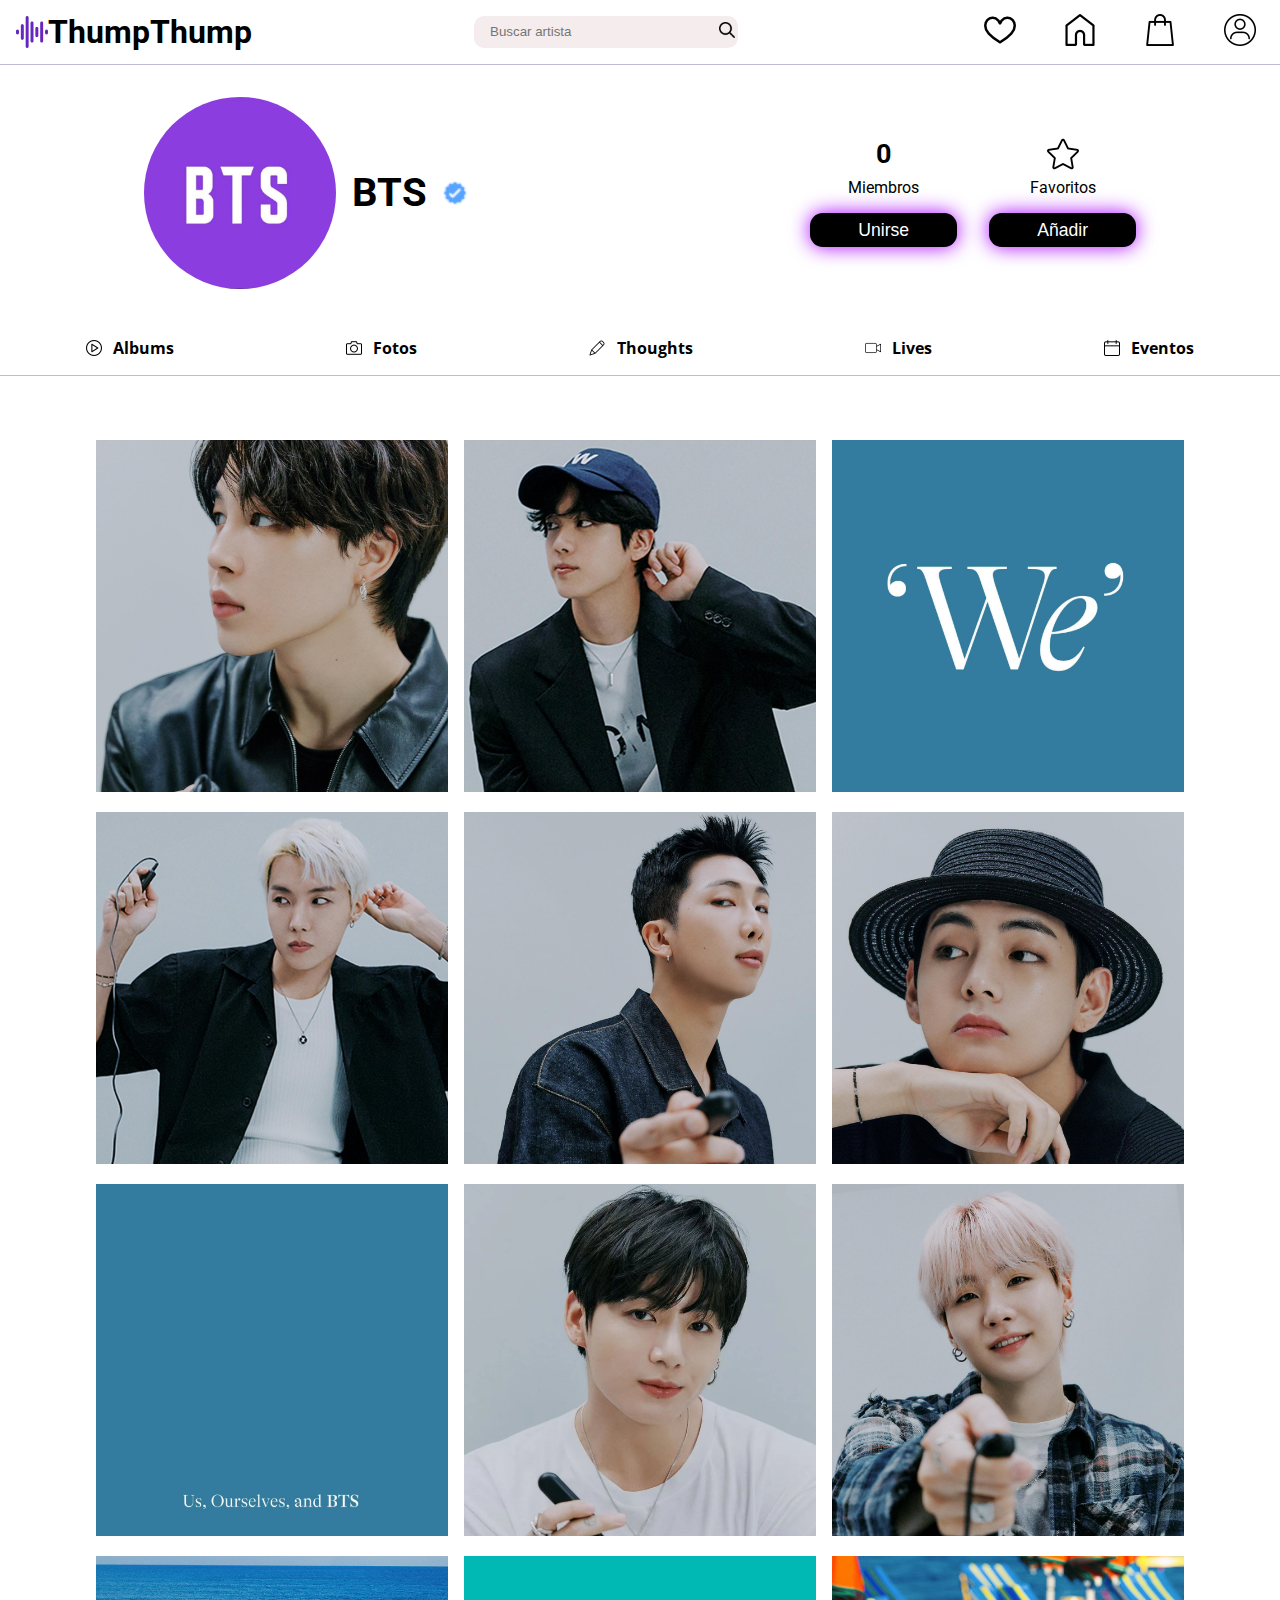
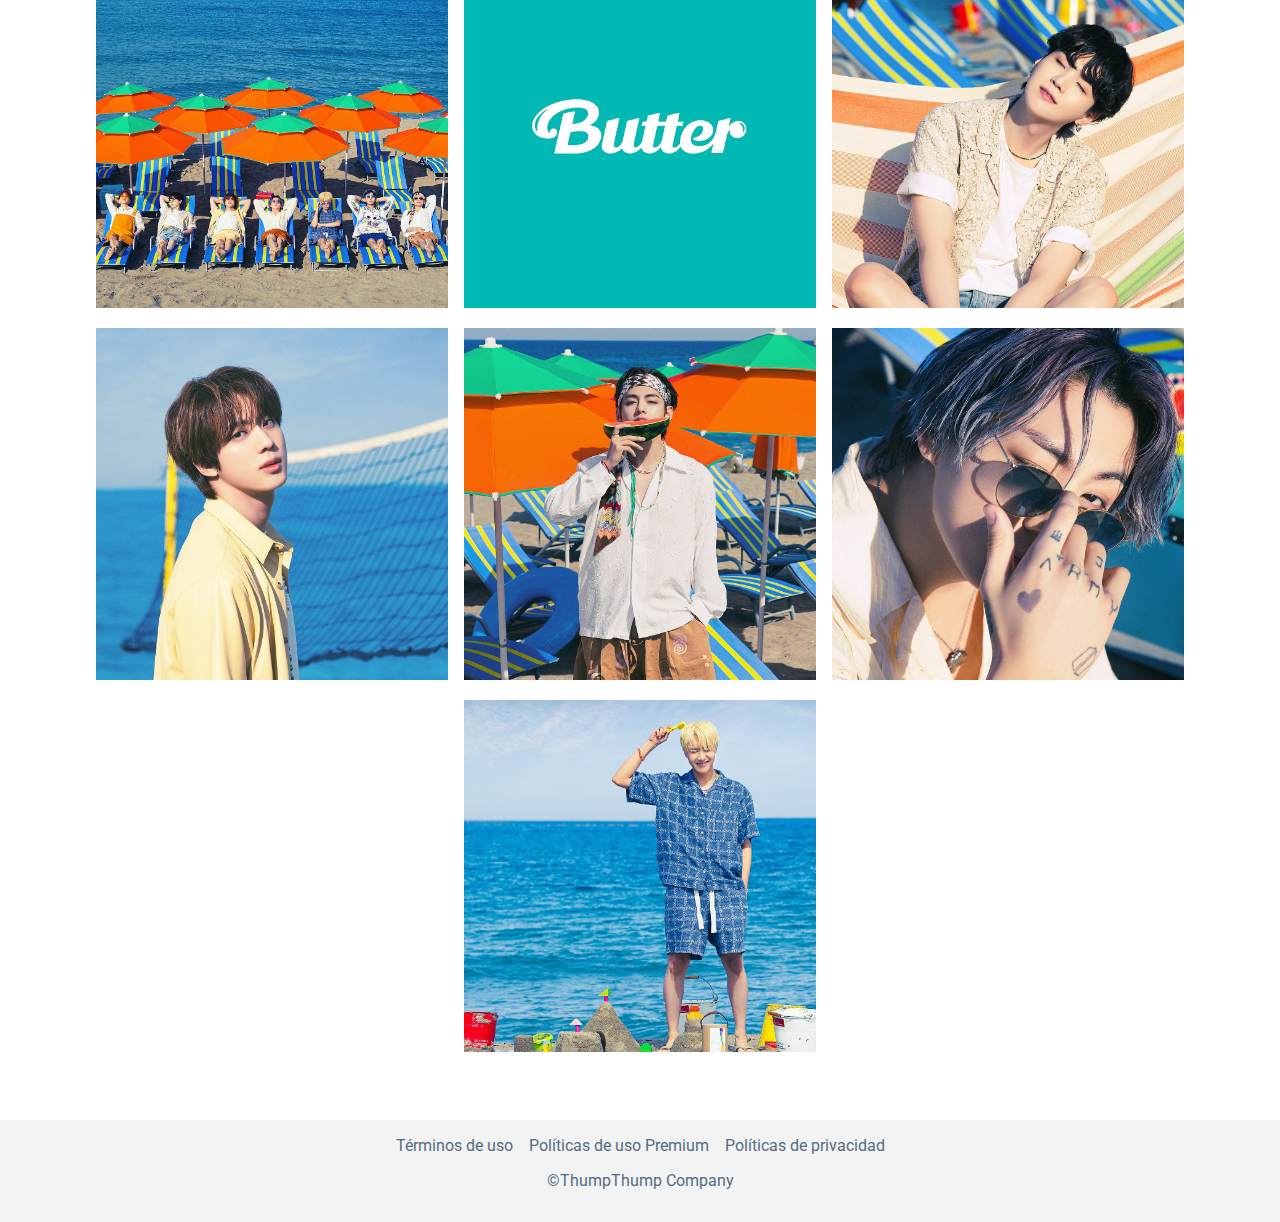
<file: pages/btsfotos.html>
<!DOCTYPE html>
<html lang="es">
<head>
    <meta charset="UTF-8">
    <meta name="viewport" content="width=device-width, initial-scale=1.0">
    <title>BTS | ThumpThump</title>
    <link rel="shortcut icon" href="../assets/icons/sonido-de-onda.png" type="image/x-icon">
    <link rel="stylesheet" href="../style.css">
</head>
<body>
    <section class="hero-container-bts-profile">
        <header>
            <nav class="menu">
                <div class="logo-principal">
                <a class="sello-principal" href="../index.html"><img src="../assets/icons/sonido-de-onda.png" alt="Onda de sonido"><strong>ThumpThump</strong></a>
                </div>

                <div class="search-container">
                    <input type="search" placeholder="Buscar artista">
                    <button type="submit">
                        <img class="icono-search" src="../assets/icons/search-p.png" alt="Lupa">
                    </button>
                </div>

                <div class="icons-notificaciones">
                    <a href=""><img src="../assets/icons/corazon.png" alt="corazon de notificaciones"></a>
                    <a href=""><img src="../assets/icons/hogar.png" alt="hogar de inicio"></a>
                    <a href=""><img src="../assets/icons/bolsa-shop.png" alt="bolsa de tienda"></a> <!--post relacionados con fans-->
                    <a href=""><img src="../assets/icons/avatar.png" alt=""></a>
                </div>
            </nav>

            <section class="contenedor-perfil-artist">
                <div class="artist-logo-y-nombre">
                    <img class="artist-logo" src="../assets/icons/logo-bts.jpg" alt="Logo de BTS">
                    <div>
                        <h1>BTS</h1>
                        <img class="icono-verificado" src="../assets/icons/correcto.png" alt="">
                    </div>
                </div>

                <div class="member-fav-box">
                    <div class="caja-miembros-y-unirse">
                        <div>
                            <p class="members-number">0</p>
                            <p>Miembros</p>
                        </div>
                        <button>Unirse</button>
                    </div>
                    <div class="caja-miembros-y-unirse">
                        <div>
                            <img src="../assets/icons/favorito-vacio.png" alt="">
                            <p>Favoritos</p>
                        </div>
                        <button>Añadir</button>
                    </div>
                </div>
            </section>
        </header>

        <main>
            <section class="menu-profile-container">
                <a href="../pages/btsprofile.html" class="active"><img src="../assets/icons/tocar.png" alt="">Albums</a>
                <a href="../pages/btsfotos.html" class="ocultar active"><img src="../assets/icons/camara.png" alt=""><span>Fotos</span></a>
                <a href="" class="ocultar active"><img src="../assets/icons/boligrafo.png" alt=""><span>Thoughts</span></a>
                <a href="../pages/bts-lives-perfil.html" class="ocultar active"><img src="../assets/icons/camara-de-video.png" alt=""><span>Lives</span></a>
                <a href="#" class="ocultar active"><img src="../assets/icons/calendario.png" alt=""><span>Eventos</span></a>
            </section>

            <section class="container-fotos-flex">
                <div class="tamano-foto-perfil">
                    <a href=""><img src="../assets/img/fotos-perfil-bts-jimin.png" alt=""></a>
                </div>

                <div class="tamano-foto-perfil">
                    <a href=""><img src="../assets/img/fotos-perfil-bts-jin.png" alt=""></a>
                </div>

                <div class="tamano-foto-perfil">
                    <a href=""><img src="../assets/img/fotos-de-perfil-bts-we.png" alt=""></a>
                </div>

                <div class="tamano-foto-perfil">
                    <a href=""><img src="../assets/img/fotos-perfil-bts-j-hope.png" alt=""></a>
                </div>

                <div class="tamano-foto-perfil">
                    <a href=""><img src="../assets/img/fotos-perfil-bts-rm.png" alt=""></a>
                </div>

                <div class="tamano-foto-perfil">
                    <a href=""><img src="../assets/img/fotos-perfil-bts-v.png" alt=""></a>
                </div>

                <div class="tamano-foto-perfil">
                    <a href=""><img src="../assets/img/fotos-perfil-bts-ourblue.png" alt=""></a>
                </div>

                <div class="tamano-foto-perfil">
                    <a href=""><img src="../assets/img/fotos-perfil-bts-jk.png" alt=""></a>
                </div>

                <div class="tamano-foto-perfil">
                    <a href=""><img src="../assets/img/fotos-perfil-bts-suga.png" alt=""></a>
                </div>

                <div class="tamano-foto-perfil">
                    <a href=""><img src="../assets/img/fotos-perfil-bts-playa-butter.png" alt=""></a>
                </div>

                <div class="tamano-foto-perfil">
                    <a href=""><img src="../assets/img/fotos-perfil-bts-butter.png" alt=""></a>
                </div>

                <div class="tamano-foto-perfil">
                    <a href=""><img src="../assets/img/fotos-perfil-bts-suga-butter.png" alt=""></a>
                </div>

                <div class="tamano-foto-perfil">
                    <a href=""><img src="../assets/img/fotos-perfil-bts-jin-butter.png" alt=""></a>
                </div>

                <div class="tamano-foto-perfil">
                    <a href=""><img src="../assets/img/fotos-perfil-bts-v-butter.png" alt=""></a>
                </div>

                <div class="tamano-foto-perfil">
                    <a href=""><img src="../assets/img/fotos-perfil-bts-jk-butter.png" alt=""></a>
                </div>

                <div class="tamano-foto-perfil">
                    <a href=""><img src="../assets/img/fotos-perfil-bts-j-hope-butter.png" alt=""></a>
                </div>
            </section>
        </main>

        <footer>
            <section class="container-footer">
                <div>
                    <p>Términos de uso</p>
                    <p>Políticas de uso Premium</p>
                    <p>Políticas de privacidad</p>
                </div>
                <p>©ThumpThump Company</p>
            </section>
        </footer>
    </body>
</html>
</file>
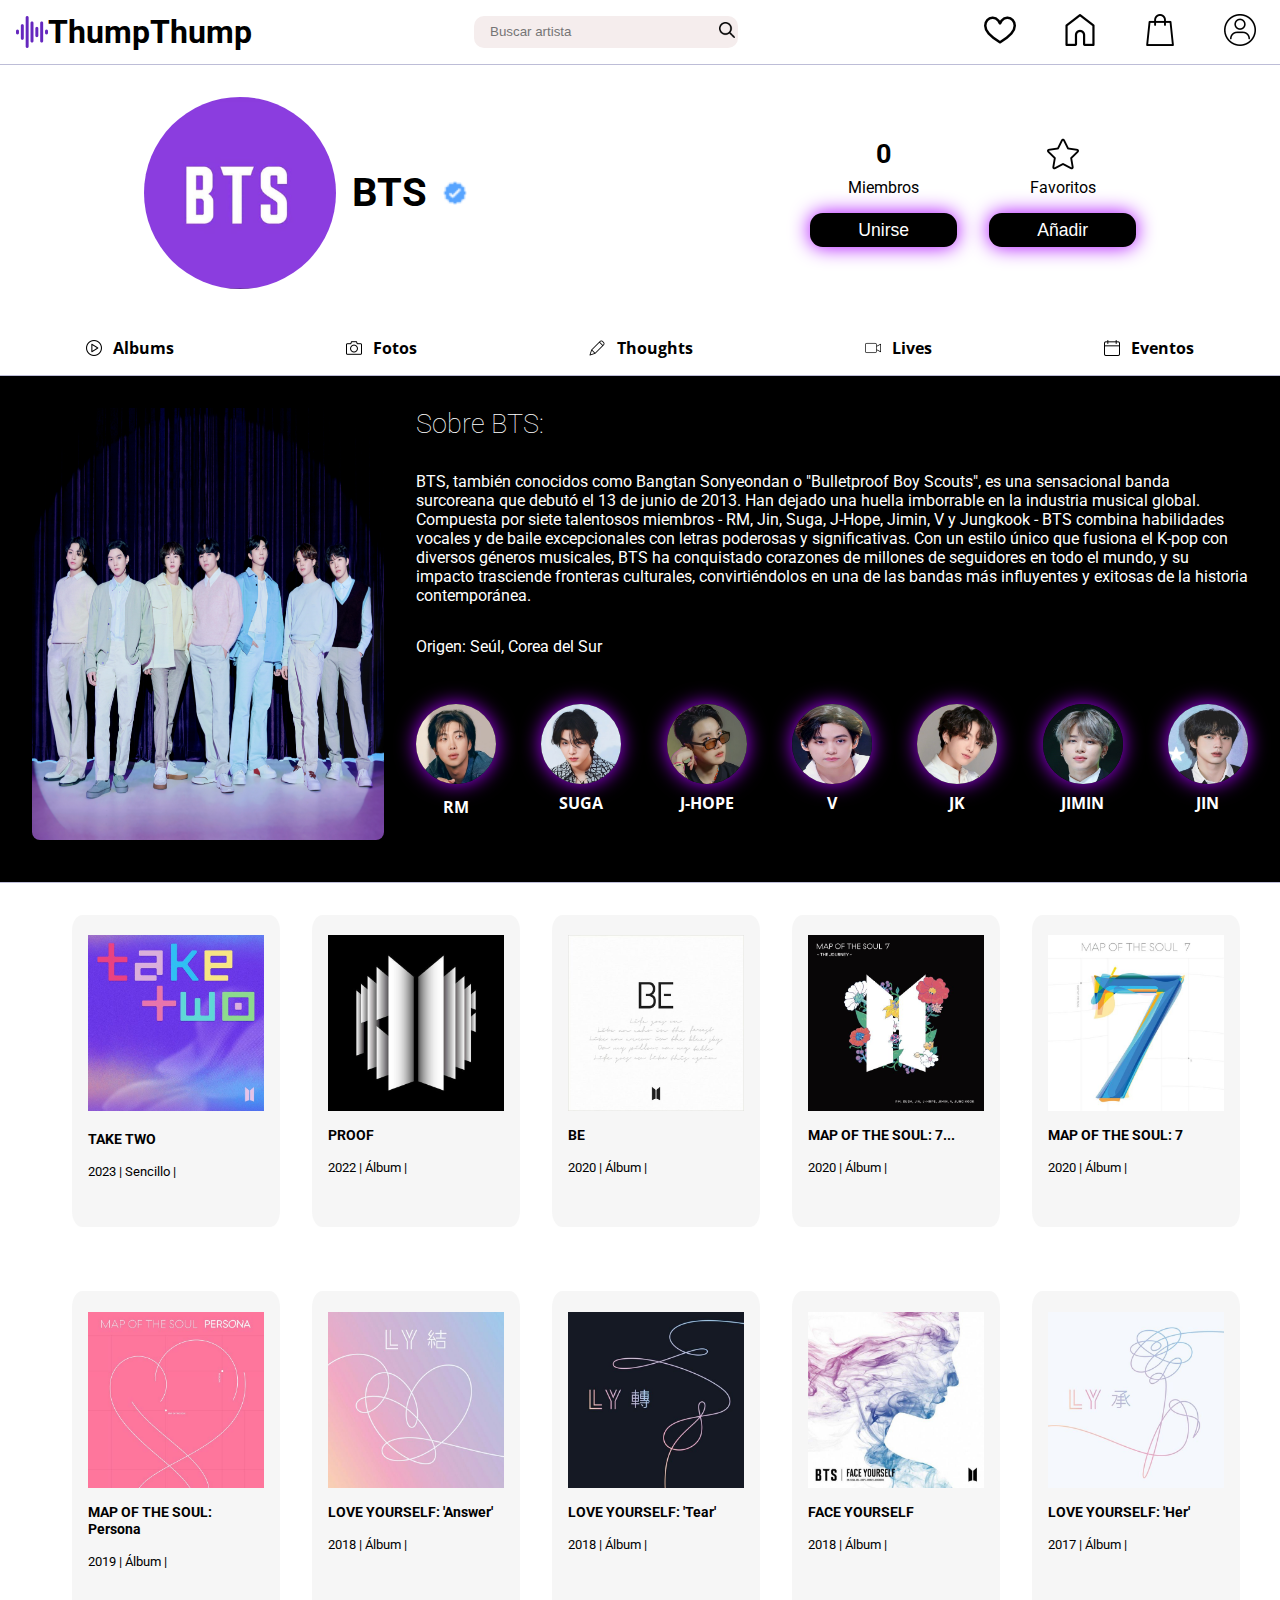
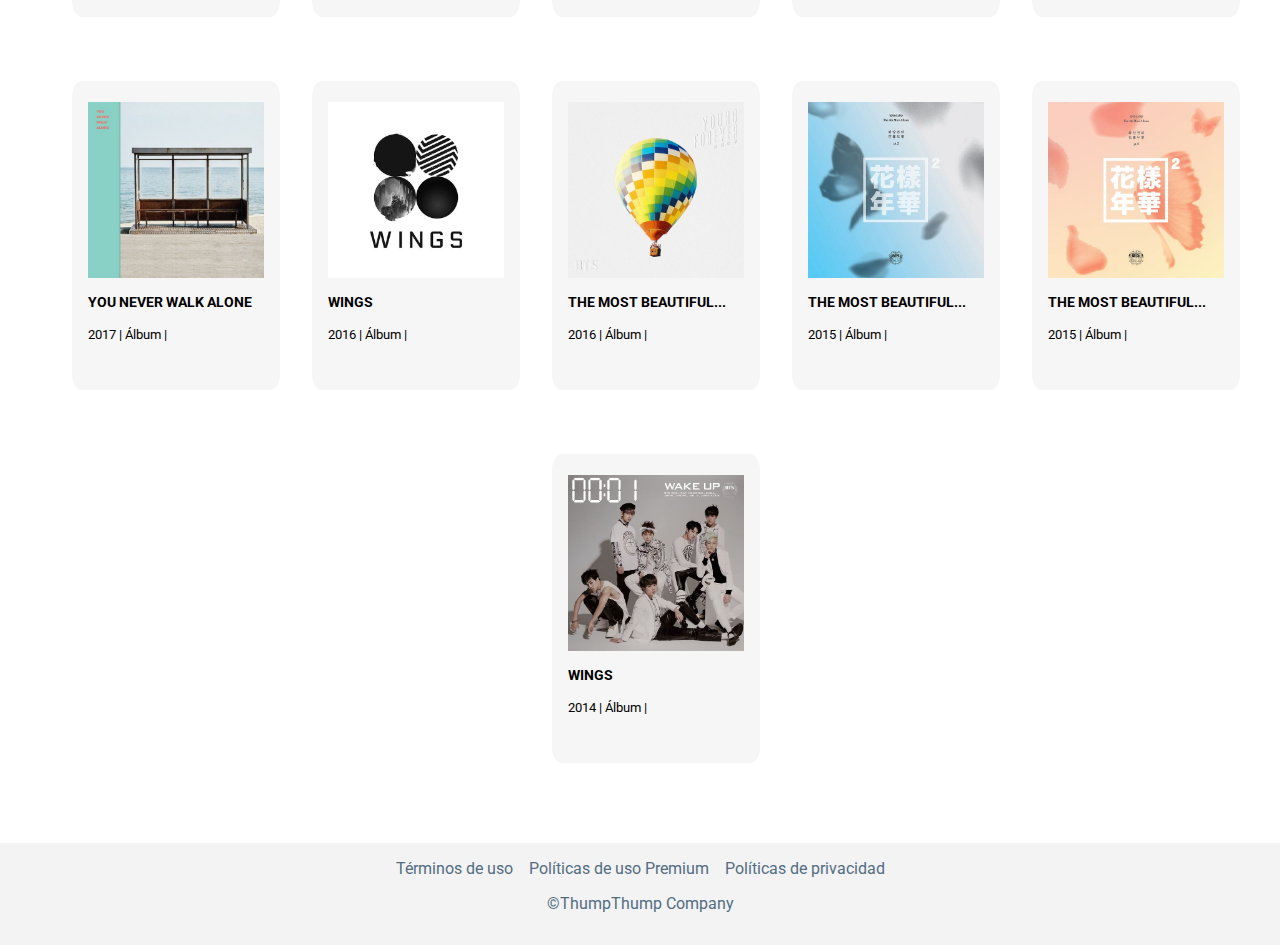
<file: pages/btsprofile.html>
<!DOCTYPE html>
<html lang="es">
<head>
    <meta charset="UTF-8">
    <meta name="viewport" content="width=device-width, initial-scale=1.0">
    <title>BTS | ThumpThump</title>
    <link rel="shortcut icon" href="../assets/icons/sonido-de-onda.png" type="image/x-icon">
    <link rel="stylesheet" href="../style.css">
</head>
<body>
    <section class="hero-container-bts-profile">
        <header>
            <nav class="menu">
                <div class="logo-principal">
                <a class="sello-principal" href="../index.html"><img src="../assets/icons/sonido-de-onda.png" alt="Onda de sonido"><strong>ThumpThump</strong></a>
                </div>

                <div class="search-container">
                    <input type="search" placeholder="Buscar artista">
                    <button type="submit">
                        <img class="icono-search" src="../assets/icons/search-p.png" alt="Lupa">
                    </button>
                </div>

                <div class="icons-notificaciones">
                    <a href=""><img src="../assets/icons/corazon.png" alt="corazon de notificaciones"></a>
                    <a href=""><img src="../assets/icons/hogar.png" alt="hogar de inicio"></a>
                    <a href=""><img src="../assets/icons/bolsa-shop.png" alt="bolsa de tienda"></a> <!--post relacionados con fans-->
                    <a href=""><img src="../assets/icons/avatar.png" alt=""></a>
                </div>
            </nav>

            <section class="contenedor-perfil-artist">
                <div class="artist-logo-y-nombre">
                    <img class="artist-logo" src="../assets/icons/logo-bts.jpg" alt="Logo de BTS">
                    <div>
                        <h1>BTS</h1>
                        <img class="icono-verificado" src="../assets/icons/correcto.png" alt="">
                    </div>
                </div>

                <div class="member-fav-box">
                    <div class="caja-miembros-y-unirse">
                        <div>
                            <p class="members-number">0</p>
                            <p>Miembros</p>
                        </div>
                        <button>Unirse</button>
                    </div>
                    <div class="caja-miembros-y-unirse">
                        <div>
                            <img src="../assets/icons/favorito-vacio.png" alt="">
                            <p>Favoritos</p>
                        </div>
                        <button>Añadir</button>
                    </div>
                </div>
            </section>
        </header>

        <main>
            <section class="menu-profile-container">
                <a href="./btsprofile.html" class="active"><img src="../assets/icons/tocar.png" alt="">Albums</a>
                <a href="../pages/btsfotos.html" class="ocultar active"><img src="../assets/icons/camara.png" alt=""><span>Fotos</span></a>
                <a href="#" class="ocultar active"><img src="../assets/icons/boligrafo.png" alt=""><span>Thoughts</span></a>
                <a href="../pages/bts-lives-perfil.html" class="ocultar active"><img src="../assets/icons/camara-de-video.png" alt=""><span>Lives</span></a>
                <a href="#" class="ocultar active"><img src="../assets/icons/calendario.png" alt=""><span>Eventos</span></a>
            </section>


            <section class="container-about-artist">
                <img class="foto-about-artist" src="../assets/img/bts-profile.png" alt="Los 7 chicos de BTS en su aniversario 10">

                <div>
                    <div class="container-descripcion-artistas">
                        <p>Sobre BTS:</p>
                        <p>BTS, también conocidos como Bangtan Sonyeondan o "Bulletproof Boy Scouts", es una sensacional banda surcoreana que debutó el 13 de junio de 2013. Han dejado una huella imborrable en la industria musical global. Compuesta por siete talentosos miembros - RM, Jin, Suga, J-Hope, Jimin, V y Jungkook - BTS combina habilidades vocales y de baile excepcionales con letras poderosas y significativas. Con un estilo único que fusiona el K-pop con diversos géneros musicales, BTS ha conquistado corazones de millones de seguidores en todo el mundo, y su impacto trasciende fronteras culturales, convirtiéndolos en una de las bandas más influyentes y exitosas de la historia contemporánea.</p>
                        <p>Origen: Seúl, Corea del Sur</p>
                    </div>

                    <div class="container-perfiles-integrantes">
                        <div>
                            <a href="#"><img src="../assets/img/rm-perfil.jpg" alt="Fotografia de RM, uno de los miembros de BTS"></a>
                            <p class="artist-name">RM</p>
                        </div>
                        <div>
                            <img src="../assets/img/suga-perfil.jpg" alt="">
                            <p class="artist-name">SUGA</p>
                        </div>
                        <div>
                            <img src="../assets/img/j-hope-perfil.jpg" alt="">
                            <p class="artist-name">J-HOPE</p>
                        </div>
                        <div>
                            <img src="../assets/img/v-perfil.jpg" alt="">
                            <p class="artist-name">V</p>
                        </div>
                        <div>
                            <img src="../assets/img/jungkook-perfil.jpg" alt="">
                            <p class="artist-name">JK</p>
                        </div>
                        <div>
                            <img src="../assets/img/jimin-perfil.jpg" alt="">
                            <p class="artist-name">JIMIN</p>
                        </div>
                        <div>
                            <img src="../assets/img/jin-perfil.jpg" alt="">
                            <p class="artist-name">JIN</p>
                        </div>
                    </div>
                </div>
            </section>

            <section class="albums-container">
                <div class="fondo-card-album">
                    <a href="#"><img class="album-img-size" src="../assets/img/album-take-two.jpg" alt=""></a>
                    <p><a href="#"><strong>TAKE TWO</strong></a></p>
                    <p>2023 | Sencillo |</p>
                </div>

                <div class="fondo-card-album">
                    <img class="album-img-size" src="../assets/img/album-proof.jpg" alt="">
                    <p><strong>PROOF</strong></p>
                    <p>2022 | Álbum |</p>
                </div>

                <div class="fondo-card-album">
                    <img class="album-img-size" src="../assets/img/album-be-bts.jpg" alt="">
                    <p><strong>BE</strong></p>
                    <p>2020 | Álbum |</p>
                </div>

                <div class="fondo-card-album">
                    <img class="album-img-size" src="../assets/img/album-map-of-the-soul-the-journey-bts.jpg" alt="">
                    <p><strong>MAP OF THE SOUL: 7...</strong></p>
                    <p>2020 | Álbum |</p>
                </div>

                <div class="fondo-card-album">
                    <img class="album-img-size"  src="../assets/img/album-map-of-the-soul-seven-bts.jpg" alt="">
                    <p><strong>MAP OF THE SOUL: 7</strong></p>
                    <p>2020 | Álbum  |</p>
                </div>

                <div class="fondo-card-album">
                    <img class="album-img-size" src="../assets/img/album-map-of-the-soul-persona-bts.jpg" alt="">
                    <p><strong>MAP OF THE SOUL: 
                        <br>
                        Persona</strong></p>
                    <p>2019 | Álbum |</p>
                </div>

                <div class="fondo-card-album">
                    <img class="album-img-size" src="../assets/img/album-love-yourself-answer-bts.jpg" alt="">
                    <p><strong>LOVE YOURSELF: 'Answer'</strong></p>
                    <p>2018 | Álbum |</p>
                </div>

                <div class="fondo-card-album">
                    <img class="album-img-size" src="../assets/img/album-love-yourself-tear-bts.jpg" alt="">
                    <p><strong>LOVE YOURSELF: 'Tear'</strong></p>
                    <p>2018 | Álbum |</p>
                </div>

                <div class="fondo-card-album">
                    <img class="album-img-size" src="../assets/img/album-face-yourself-bts.jpg" alt="">
                    <p><strong>FACE YOURSELF</strong></p>
                    <p>2018 | Álbum  |</p>
                </div>

                <div class="fondo-card-album">
                    <img class="album-img-size" src="../assets/img/album-love-yourself-her-bts.jpg" alt="">
                    <p><strong>LOVE YOURSELF: 'Her'</strong></p>
                    <p>2017 | Álbum |</p>
                </div>

                <div class="fondo-card-album">
                    <img class="album-img-size" src="../assets/img/album-you-never-walk-alone-bts.jpg" alt="">
                    <p><strong>YOU NEVER WALK ALONE</strong></p>
                    <p>2017 | Álbum |</p>
                </div>

                <div class="fondo-card-album">
                    <img class="album-img-size" src="../assets/img/album-wings-bts.jpg" alt="">
                    <p><strong>WINGS</strong></p>
                    <p>2016 | Álbum |</p>
                </div>

                <div class="fondo-card-album">
                    <img class="album-img-size" src="../assets/img/album-the-most-beautiful-moment-in-life-young-forever-bts.jpg" alt="">
                    <p><strong>THE MOST BEAUTIFUL...</strong></p>
                    <p>2016 | Álbum  |</p>
                </div>

                <div class="fondo-card-album">
                    <img class="album-img-size" src="../assets/img/album-the-most-beautiful-moment-in-life-pt-2-bts.jpg" alt="">
                    <p><strong>THE MOST BEAUTIFUL...</strong></p>
                    <p>2015 | Álbum |</p>
                </div>

                <div class="fondo-card-album">
                    <img class="album-img-size" src="../assets/img/album-the-most-beautiful-moment-in-life-pt-one-bts.jpg" alt="">
                    <p><strong>THE MOST BEAUTIFUL...</strong></p>
                    <p>2015 | Álbum |</p>
                </div>

                <div class="fondo-card-album">
                    <img class="album-img-size" src="../assets/img/album-wake-up-bts.jpg" alt="">
                    <p><strong>WINGS</strong></p>
                    <p>2014 | Álbum |</p>
                </div>
            </section>


        </main>

        <footer>
            <section class="container-footer">
                <div>
                    <p>Términos de uso</p>
                    <p>Políticas de uso Premium</p>
                    <p>Políticas de privacidad</p>
                </div>
                <p>©ThumpThump Company</p>
            </section>
        </footer>
    </section>
</body>
</html>
</file>
<file: style.css>
@import url('https://fonts.googleapis.com/css2?family=Open+Sans:wght@300;400&family=Roboto:wght@300;400&display=swap');
*{
    margin: 0%;
    padding: 0;
    box-sizing: border-box;
}

/*colores
#000000
#6527BE
#BDBDD7
#D9D9D9
#F5EDED

#A076F9 /*gradient*/
*/

/*fuentes
font-family: 'Open Sans', sans-serif;
font-family: 'Roboto', sans-serif;
*/

/*HEADER---------------------*/
/*Navbar*/
a{
    text-decoration: none;
}
nav{
    display: flex;
    flex-wrap: wrap;
    justify-content: space-between;
    align-items: center;
    border-bottom: #BDBDD7 solid 1px;
    padding-top: 0.8rem;
    padding-bottom: 0.8rem;
}

.sello-principal{
    display: flex;
    align-items: center;
    color: #000;
    font-family: 'Roboto', sans-serif;
    font-size: 2rem;
    padding-left: 1rem;
    text-decoration: none;
}

.search-container{
    display: flex;
    justify-content: flex-end;
    align-items: center;
}
.search-container input{
    height: 2rem;
    width: 15rem;
    border-top-left-radius: 10px;
    border-bottom-left-radius: 10px;
    border: 0;
    outline: none;
    padding-left: 1rem;
    background-color: #F5EDED;
}
.search-container button{
    height: 2rem;
    border-top-right-radius: 10px;
    border-bottom-right-radius: 10px;
    border: 0;
    padding-right: 0.2rem;
    padding-left: 0.3rem;
    background-color: #F5EDED;
    cursor: pointer;
}

.icons-notificaciones{
    /*visibility: hidden;*/
    width: 25%;
    display: flex;        /*botones escondidos hasta que el usuario se loguee*/
    justify-content: space-around;
}
.icono-search{
    width: 16px;
    height: 16px;
}

/*Banner*/
.banner-negro{
    display: flex;
    justify-content: center;
    padding-top: 3rem;
    padding-bottom: 3rem;
    background-color: #000;
    font-family: 'Open Sans', sans-serif;
    font-size: 1.5rem;
    font-weight: bolder;
    color: #F5EDED;
}

/*Agregar comunidades index*/

.agregar-grupos{
    padding-left: 5rem;
    padding-top: 2rem;
    padding-bottom: 2rem;
    border-bottom: #6627be8c solid 1px;
}
.agregar-grupos p{
    font-family: 'Open Sans', sans-serif;
    font-weight: bold;
    font-size: 1.5rem;
    padding-bottom: 1rem;
    padding-left: 0.4rem;
}
.agregar-grupos div{
    display: inline-flex;
    border: #000 solid 1px;
    border-radius: 50%;
    padding: 2rem;
}

/*Flex cards artistas*/
.contenedor-cards-artistas-hero{
    padding: 3rem 2rem;
    padding-bottom: 5rem;
}
.titulo-genero{
    display: flex;
    justify-content: center;
    padding-bottom: 2rem;
    padding-top: 4rem;
    font-family: 'Roboto', sans-serif;
    font-size: 2.4rem;
}
.titulo-genero strong::first-letter{
    color: #6527BE;
}
.titulo-explorar{
    display: flex;
    justify-content: center;
    font-family: 'Roboto', sans-serif;
    font-weight: bolder;
    font-size: 2.5rem;
    padding-bottom: 0.5rem;
}
.flex-cards-artistas{
    display: inline-flex;
    width: 100%;
    justify-content: center;
    flex-wrap: wrap;
    gap: 2rem;
}
.flex-cards-artistas div{
    background-color: #F5EDED;
    border-radius: 10%;
}
.tamano-img-artist{
    width: 15rem;
    height: 16.8rem;
    border-top-left-radius: 8%;
    border-top-right-radius: 8%;
}
.tamano-img-artist:hover{
    transform: scale(1.02);
    border-bottom-left-radius: 8%;
    border-bottom-right-radius: 8%;
}
.footer-img-artist{
    display: flex;
    align-items: center;
    padding: 0.5rem;
    column-gap: 0.4rem;
}
.footer-img-artist:hover{
    border-top-left-radius: 0%;
    border-top-right-radius: 0%;
    background-color: #6627be6e;
}
.footer-img-artist img{
    border-radius: 50%;
    width: 3.5rem;
    height: 3.5rem;
}
.footer-img-artist img:hover{
    transform:scale(1.1);
}
.footer-img-artist strong{
    color: #000;
    font-family: 'Open Sans', sans-serif;
    font-size: larger;
}

/*CONTENEDOR DE CARS GENEROS*/

.contenedor-generos-her{
    padding: 2rem 4rem;
    padding-bottom: 5rem;
    background-color: #F5EDED;
}
.contenedor-generos-her h1{
    font-family: 'Roboto', sans-serif;
    padding-bottom: 3rem;
    font-size: 2rem;
    color: #000;
}
.cards-generos{
    display: inline-flex;
    width: 100%;
    justify-content: space-around;
    flex-wrap: wrap;
    row-gap: 1rem;
}
.cards-generos div{
    width: 12rem;
    height: 10rem;
    background-color: #6527BE;
    border-radius: 5%;
    box-shadow: 0 0 20px #aa00ff;
}
.cards-generos div:hover{
    background-color: #000;
}
.cards-generos div a{
    display: flex;
    height: 100%;
    justify-content: center;
    align-items: center;
    color: #fff;
    font-family: 'Roboto', sans-serif;
    font-weight: 600;
    text-align: center;
}


/*Anuncio de creación de cuenta*/
.contenedor-anuncio-fans{
    background-image: url(./assets/img/anuncio.jpg);
    padding:5rem 2.2rem;
}
.anuncio-fans{
    display: flex;
    justify-content: space-around;
    background-color: #000;
    padding: 3rem 2rem;
}

.anuncio-fans h2{
    font-family: 'Roboto', sans-serif;
    font-size: 3rem;
    color: #fff;
}

.anuncio-fans button{
    padding: 0.7rem;
    border-radius: 7%;
    border-style: hidden;
    background-color: #068FFF;
    color: #fff;
}
.anuncio-fans div{
    display: flex;
    flex-direction: column;
    align-items: center;
    font-family: 'Open Sans', sans-serif;
    color: #526D82;
    row-gap: 0.8rem;
}

.anuncio-fans div a{
    color: #068FFF;
}

/*FOOTER*/
a{
    text-decoration: none;
}
.container-footer{
    padding: 1rem;
    background-color: #F3F3F3;
}
.container-footer div{
    display: inline-flex;
    width: 100%;
    column-gap: 1rem;
    justify-content: center;
    font-family: 'Roboto', sans-serif;
}
.container-footer p{
    display: flex;
    justify-content: center;
    color: #526D82;
    font-family: 'Roboto', sans-serif;
    padding-bottom: 1rem;
}




/* -------------------------------------------------css BTS PROFILE     ALBUMS*/ 

.contenedor-perfil-artist{
    display: flex;
    flex-wrap: wrap;
    align-items: center;
    justify-content: space-between;
    padding: 2rem 9rem 2rem 9rem;
    /* background: -moz-linear-gradient(bottom, #aa00ff34, rgba(255, 255, 255, 0.5));
    background: -webkit-gradient(linear, 0 0, 0 100%, from(#aa00ff96), to(rgba(255, 255, 255, 0.5))); */
}

/*Caja de Logo artista y nombre*/
.artist-logo-y-nombre{
    display: flex;
    align-items: center;
    column-gap: 1rem;
}
.artist-logo-y-nombre div{
    display: flex;
    align-items: center;
    column-gap: 1rem;
}
.artist-logo-y-nombre div h1{
    font-size: 2.5rem;
    font-family: 'Roboto', sans-serif;
}
.artist-logo{
    width: 12rem;
    height: 12rem; 
    border-radius: 50%;
}
.icono-verificado{
    width: 1.5rem;
    height: 1.5rem;
}

/*Caja de numero de miembros y boton de unirse*/
.member-fav-box{
    display: flex;
    column-gap: 2rem;
}

.caja-miembros-y-unirse{
    display: flex;
    flex-direction: column;
    row-gap: 1rem;
    align-items: center;
    column-gap: 3rem;
}
.caja-miembros-y-unirse div{
    display: flex;
    flex-direction: column;
    justify-content: center;
    align-items: center;
    font-family: 'Roboto', sans-serif;
    row-gap: 0.5rem;
}
.caja-miembros-y-unirse div p:first-child{
    font-weight: bolder;
    font-size: 1.7rem;
}



/*ajustes en boton de unirse*/
.contenedor-perfil-artist div button{
    padding: 0.4rem 3rem 0.4rem 3rem;
    background-color: #000;
    color: #fff;
    font-size: 1.1rem;
    border-radius: 0.8rem;
    border-style: none;
    box-shadow: 0 0 20px #aa00ff; 
    column-gap: 5rem;
}


/*Menu del perfil*/
.menu-profile-container{
    display: flex;
    justify-content: space-around;
    border-bottom: solid #BDBDD7 1px;
    padding-top: 1rem;
    padding-bottom: 1rem;
}

.menu-profile-container a{
    display: flex;
    align-items: center;
    column-gap: 0.7rem;
    text-decoration: none;
    color: #000;
    font-family: 'Open Sans', sans-serif;
    font-weight: bold;
    transition: transform 0.3s; 
}
.menu-profile-container .active:hover{
    transform: scale(1.1);
}

/*Container con la descripción del artista*/
.container-about-artist{
    display: flex;
    column-gap: 7rem;
    padding: 2rem 7rem;
    border-bottom: solid 1px #BDBDD7;
    background-color: #000;
    color: #fff;
}
.foto-about-artist{
    width: 22rem;
    height: 25rem;
    border-radius: 0.5rem;
}

/*Container foto artistas + descripción| Perfiles de artistas*/
.container-descripcion-artistas{
    display: flex;
    flex-direction: column;
    row-gap: 2rem;
    padding-bottom: 1rem;
    font-family: 'Roboto', sans-serif;
}
.container-descripcion-artistas p:first-child{
    font-size: 1.7rem;
    font-weight: lighter;
}


/*container perfiles de artistas*/
.container-perfiles-integrantes{
    display: flex;
    justify-content: space-between;
    flex-wrap: wrap;
    padding-top: 2rem;
    padding-bottom: 2rem;
    column-gap: 2rem;
}
.container-perfiles-integrantes img{
    width: 5rem;
    height: 5rem;
    border-radius: 50%;
    box-shadow: 0 0 20px #aa00ff; 
}
.container-perfiles-integrantes div{
    display: flex;
    flex-direction: column;
    align-items: center;
    row-gap: .5rem;
}
.container-perfiles-integrantes p{
    font-weight: bolder;
    font-family: 'Open Sans', sans-serif;       
}
.artist-name{
    font-weight: bolder;
}

/*------cards de albums*/
.albums-container{
    display: flex;
    flex-wrap: wrap;
    justify-content: center;
    column-gap: 2rem;
    row-gap: 4rem;
    padding: 2rem 2rem 5rem 4rem;
}
.fondo-card-album{
    display: flex;
    flex-direction: column;
    row-gap: 1rem;
    background-color: #f3f3f3c4;
    padding: 1.3rem 1rem 3rem 1rem;
    border-radius: 5%;
}
.fondo-card-album p{
    font-family: 'Roboto', sans-serif;
    font-weight: light;
    font-size: 0.8rem;

}
.fondo-card-album strong{
    font-size: .9rem;
    color: #000;
}
.album-img-size{
    width: 11rem;
    height: 11rem;
}


/* -------------------------------------------------css BTS PROFILE    FOTOS*/ 

.container-fotos-flex{
    display: flex;
    flex-wrap: wrap;
    justify-content: center;
    padding: 4rem;
    column-gap: 1rem;
    row-gap: 1rem;
}
.tamano-foto-perfil img{
    width: 22rem;
    height: 22rem;
}


/*-----------------------------------------BTS YOUTUBE API ------------------*/
#apiSection{
    display: flex;
    flex-direction: column;
    background-color: #1E1E1E;
    gap: 2rem;
    padding: 3rem;
}
.video-container{
    display: grid;
    width: 100%;
    grid-template-columns: repeat(4, 22%);
    grid-template-rows: repeat(4, 1fr);
    justify-content: center;
    gap: 2rem;
}
.video-card{
    display: flex;
    flex-direction: column;
    justify-content: flex-start;
    height: 15rem;
    row-gap: 2rem;
    background-color: #f3f3f30a;
    border-radius: .2rem;
}
.contenedor-botones-prev-next{
    display: flex;
    justify-content: center;
    background-color: #1E1E1E;
    gap: 2rem;
}
.video-card p{
    color: #F3F3F3;
    font-family: 'Roboto', sans-serif;
}
.video-card iframe{
    border-style: none;
    border-radius: .2rem;
}

/*estilo botones*/
#nextButton{
    background-color: #6527BE;
    padding: 1rem 2rem 1rem 2rem;
    color: #F3F3F3;
    font-family: 'Roboto', sans-serif;
    border-style: none;
    border-radius: 1rem;
    cursor: pointer;
}
#prevButton{
    background-color: #D9D9D9;
    padding: 1rem 2rem 1rem 2rem;
    color: #000;
    font-family: 'Roboto', sans-serif;
    border-style: none;
    border-radius: 1rem;
    cursor: pointer;
}


/*Media Queries ***************************************INDEX.HTML*/
@media (max-width: 1088px){
    .cards-generos{
        justify-content: center;
        column-gap: 1.3rem;
    }
}

@media (max-width: 790px){
    nav{
        justify-content: space-around;
        row-gap: 3.2rem;
        flex-wrap: wrap;
    }
    .search-container input{
        display: none;
    }
    .search-container button {
        background-color: #fff;
    }
    .icons-notificaciones{
        width: 100%;
    }
    .icons-notificaciones img{
        width: 1.5rem;
        height: 1.5rem;
    }
    .sello-principal{
        padding-left: 0rem;
        font-size: 1.5rem;
    }
    .titulo-explorar{
        font-size: 2rem;
    }
    

    .container-footer div{
        font-size: 0.7rem;
    }
    .container-footer p{
        font-size: 0.8rem;
    }
    .anuncio-fans div p{
        font-size: 0.9rem;
    }
    .anuncio-fans h2{
        font-size: 2rem;
    }
}

@media (max-width: 655px){
    .agregar-grupos{
        padding-left: 2rem;
        padding-top: 1rem;
        padding-bottom: 1rem;
    }
    .agregar-grupos p{
        font-size: 1rem;
    }
}

@media (max-width: 563px){
    .banner-negro div{
        font-size: 1.2rem;
    }
}

@media (max-width: 524px){
    .contenedor-generos-her{
        padding: 1rem 1rem;
        padding-bottom: 2rem;
        background-color: #000;
    }
    .cards-generos div{
        width: 8rem;
        height: 8rem;
    }
    .contenedor-generos-her h1{
        color: #fff;
        font-size: 1.6rem;
        font-weight: 500;
    }
    .titulo-explorar{
        font-size: 1.4rem;
    }
}

@media (max-width: 445px){
    .agregar-grupos p{
        font-size: 1.2rem;
    }
    .container-footer p{
        font-size: 0.6rem;
    }
}

@media (max-width: 406px){
    .logo-principal strong{
        font-size: smaller;
    }
    .anuncio-fans h2{
        font-size: 1.5rem;
    }
    .anuncio-fans div p{
        font-size: 0.8rem;
    }
    .banner-negro div{
        font-size: 0.9rem;
    }
}

@media (max-width: 367px){
    .anuncio-fans{
        flex-wrap: wrap;
        row-gap: 1.2rem;
    }
    .container-footer div{
        display: flex;
        flex-wrap: wrap;
        font-size: 0.5rem;
        row-gap: 1rem;
        padding-bottom: 1rem;
    }
}



/*Media Queries ***************************************BTSPROFILE.HTML************/
@media (max-width: 1465px){
    .container-about-artist {
        display: flex;
        column-gap: 3rem;
        padding: 2rem 7rem;
    }
}

@media (max-width: 1381px){
    .container-about-artist {
        display: flex;
        column-gap: 2rem;
        padding: 2rem 2rem;
    }
    .container-perfiles-integrantes{
        column-gap: 1rem;
    }
    .foto-about-artist{
        height: 27rem;
    }
}
@media (max-width: 1112px){
   .container-about-artist{
    display: grid;
    grid-template-rows: 27rem 1fr;
    grid-template-areas: 
    'foto-about-artist'
    'container-descripcion-artistas'
    ;
    justify-items: center;
    row-gap: 2rem;
   } 
    .foto-about-artist{
        grid-area: foto-about-artist;
        width: 25rem;
    }
    .container-descripcion-artistas{
        grid-area: container-descripcion-artistas;
    }
    .artist-logo{
        width: 9rem;
        height: 9rem;
    }
    .artist-logo-y-nombre div h1 {
        font-size: 2rem;
    }
    .contenedor-perfil-artist {
        display: flex;
        align-items: center;
        justify-content: space-between;
        padding: 2rem 4rem 2rem 4rem;
    }
}

@media (max-width: 828px){
    .contenedor-perfil-artist{
        display: grid;
        grid-template-rows: 1fr 10rem;
        grid-template-areas: 
        'artist-logo-y-nombre'
        'member-fav-box'
        ;
        justify-content: center;
    }
    .artist-logo-y-nombre{
        grid-area: artist-logo-y-nombre;
        display: flex;
        flex-direction: column;
        row-gap: 1rem;
    }
    .member-fav-box{
        grid-area: member-fav-box;
    }

    .icono-verificado{
        width: 1rem;
        height: 1rem;
    }
    .artist-logo-y-nombre div {
        display: flex;
        align-items: center;
        column-gap: .2rem;
    }
}

@media (max-width: 728px){
    .container-perfiles-integrantes {
        display: flex;
        justify-content: center;
        row-gap: 2rem;
        column-gap: 2rem;
        flex-wrap: wrap;    
    }

    .albums-container{
        padding: 3rem 2rem 5rem 2rem;
    }  
}

@media (max-width: 611px){
    .menu-profile-container .ocultar span{
        display: none;
    }
    .menu-profile-container{
        background-color: #F3F3F3;
    }
}

@media (max-width: 465px){
    .foto-about-artist{
        width: 21rem

    }
    .container-descripcion-artistas p:first-child{
        font-size: 1rem;
        font-weight: bold;
        padding-top: 2rem;
    }
}

@media (max-width: 513px){
    .album-img-size{
        width: 9rem;
        height: 9rem;
    }
    .fondo-card-album strong {
        font-size: .8rem;
        color: #000;
    }
    .fondo-card-album p {
        font-family: 'Roboto', sans-serif;
        font-weight: light;
        font-size: 0.7rem;
    }
}

@media (max-width: 483px){
    .container-perfiles-integrantes img{
        width: 4rem;
        height: 4rem;
    }
}

@media (max-width: 449px){
    .albums-container {
        row-gap: .8rem;
        column-gap: .8rem;
    }
    .album-img-size{
        width: 7rem;
        height: 6rem;
    }
    .fondo-card-album strong {
        font-size: .6rem;
        color: #000;
    }
    .fondo-card-album p {
        font-family: 'Roboto', sans-serif;
        font-weight: light;
        font-size: 0.5rem;
    }
}

@media (max-width: 415px){
    .artist-logo{
        width: 6rem;
        height: 6rem;
    }
    .container-perfiles-integrantes img{
        width: 4rem;
        height: 4rem;
    }
    .foto-about-artist{
        width: 18rem;
        height: 25rem;
    }
    .container-descripcion-artistas p:first-child {
        padding-top: .1rem;
    }
    .contenedor-perfil-artist div button{
        font-size: .8rem;
        border-radius: 0.7rem;
        box-shadow: 0 0 10px #aa00ff;
        width: 2rem;
        display: flex;
        justify-content: center;
    }
    .albums-container{
        padding: 1rem .5rem 1rem .1rem;
    }
    .foto-about-artist{
        width: 19rem;
        height: 23rem;
    }
    .container-about-artist{
        padding: 1.5rem;
        row-gap: .1rem;
    }
    .caja-miembros-y-unirse div p{
        font-weight: bolder;
        font-size: .7rem;
    }
}
@media (max-width: 355px){
    .container-about-artist {
        display: grid;
        grid-template-rows: 22rem 1fr;
        grid-template-areas:
        'foto-about-artist'
        'container-descripcion-artistas';
        justify-items: center;
        row-gap: 2rem;
    }
    .foto-about-artist{
        width: 17rem;
        height: 21rem;
    }
}


/*Media Queries ***************************************BTSFOTOS.HTML************/
@media (max-width: 1216px){
    .tamano-foto-perfil img{
        width: 17rem;
        height: 17rem;
    }
}
@media (max-width: 980px){
    .tamano-foto-perfil img{
        width: 13rem;
        height: 13rem;
    }
}
@media (max-width: 784px){
    .container-fotos-flex{
        padding: 1rem 0rem 1rem 0rem;
        column-gap: .5rem;
        row-gap: .5rem;
    }
}
@media (max-width: 644px){
    .tamano-foto-perfil img{
        width: 10rem;
        height: 10rem;
    }
}
@media (max-width: 497px){
    .tamano-foto-perfil img{
        width: 9rem;
        height: 9rem;
    }
}
@media (max-width: 449px){
    .tamano-foto-perfil img{
        width: 7rem;
        height: 7rem;
    }
}
@media (max-width: 352px){
    .tamano-foto-perfil img{
        width: 6.3rem;
        height: 6.3rem;
    }
}

/*-----------------------------------------BTS YOUTUBE API media Queries------------------*/

@media (max-width: 1070px){
    .video-container{
        display: grid;
        width: 100%;
        grid-template-columns: repeat(3, 30%);
        grid-template-rows: repeat(6, 1fr);
        justify-content: center;
        gap: 1rem;
    }
}

@media (max-width: 798px){
    .video-container{
        display: grid;
        width: 100%;
        grid-template-columns: repeat(2, 45%);
        grid-template-rows: repeat(8, 1fr);
        justify-content: center;
        gap: 1rem;
    }
}
#apiSection{
    padding: 2rem;
}

@media (max-width: 570px){
    .video-container{
        display: grid;
        width: 100%;
        grid-template-columns: 1fr;
        grid-template-rows: repeat(16, 1fr);
        justify-content: center;
        gap: 1rem;
    }
    .video-card{
        height: 20rem;
    }
    .video-card iframe{
        height: 15rem;
    }
}
</file>
